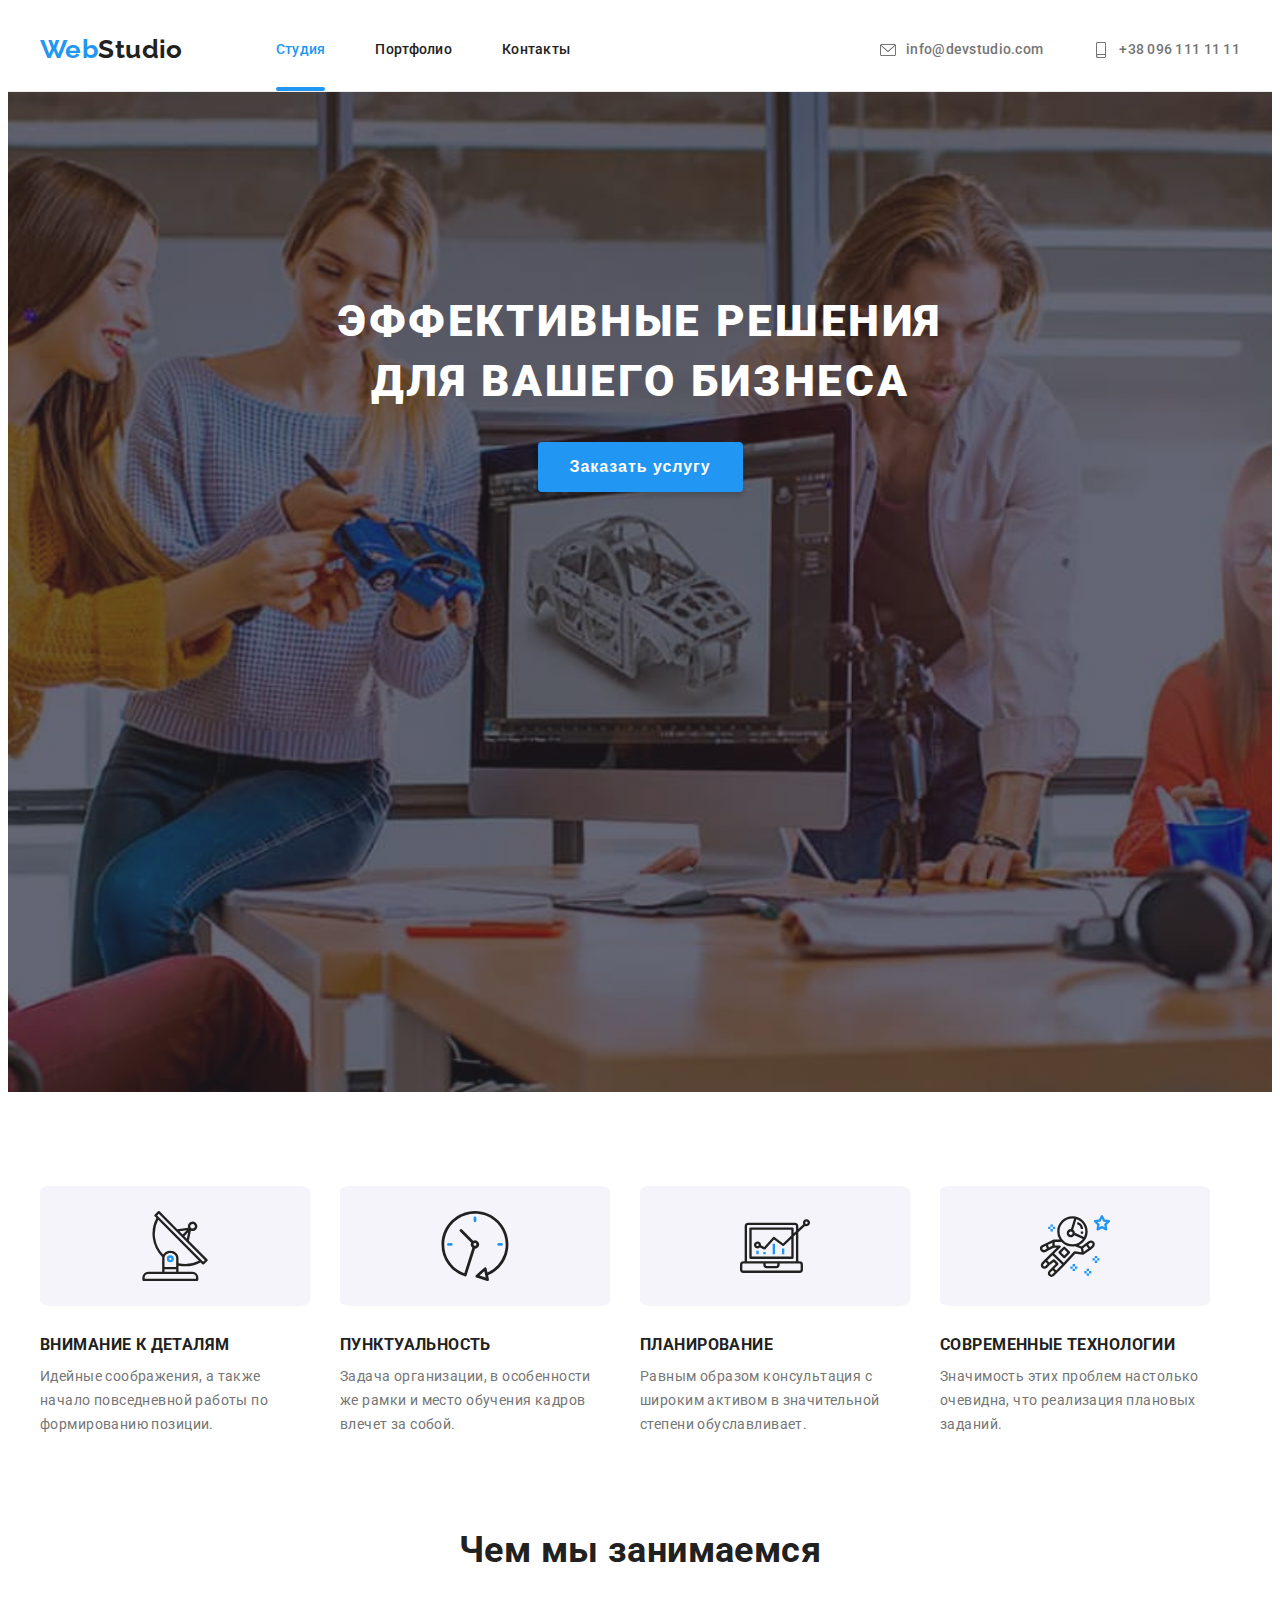
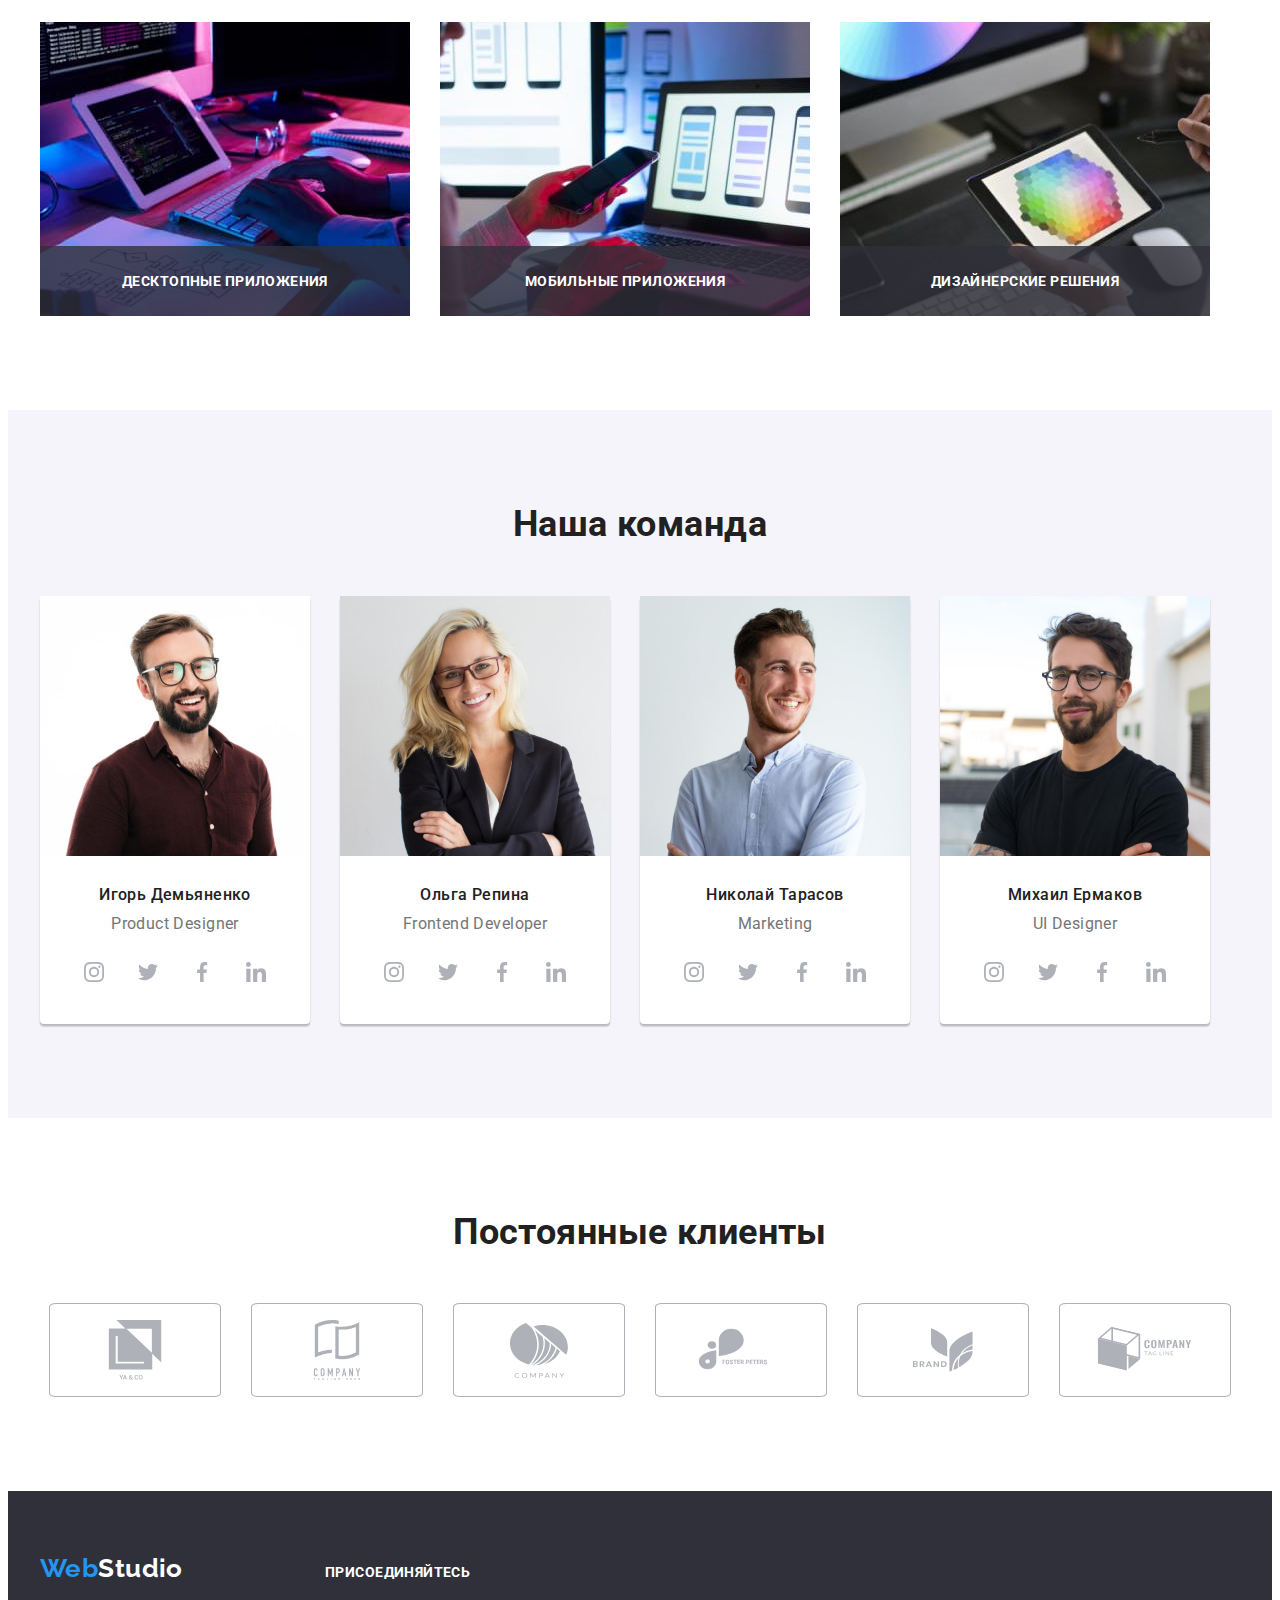
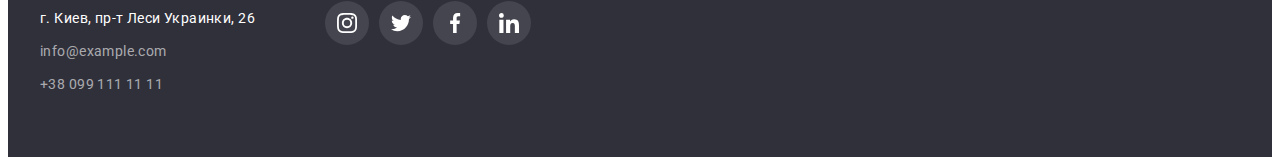
<file: index.html>
<!DOCTYPE html>
<html lang="ru">
<head>
    <meta charset="UTF-8">
    <meta http-equiv="X-UA-Compatible" content="IE=edge">
    <meta name="viewport" content="width=device-width, initial-scale=1.0">
    <link rel="preconnect" href="https://fonts.googleapis.com">
    <link rel="preconnect" href="https://fonts.gstatic.com" crossorigin>
    <link href="https://fonts.googleapis.com/css2?family=Raleway:wght@700&family=Roboto:wght@400;500;700;900&display=swap" rel="stylesheet">
    
    <title>Главная</title> 

    <link rel="stylesheet" href="https://cdnjs.cloudflare.com/ajax/libs/modern-normalize/1.0.0/modern-normalize.min.css"
        integrity="sha512-ISS7cAi1PEhQ8jnbJpJZMd29NlhNj4AWYyLOSp2CE/CsHxTCu+r+t0D2yoJudVrd0/8fTVPUVDzY5Tvli75u/g=="
        crossorigin="anonymous" />
    <link rel="stylesheet" href="./css/style.css">    
</head>
<body>
    <header class="header">
        <!--Section navigation-->
        <div class="container-header container">
            <a class="logo" 
            href="./index.html">Web<span class="dark-team">Studio</span></a>
            <nav class="navigation">
                <ul class=" navigation-list">
                    <li class="navigation-item">
                        <a  class="navigation-link navigation-link-active"
                            href="./index.html">Студия</a>
                    </li>
                    <li class="navigation-item">
                        <a  class="navigation-link"
                            href="./portfolio.html">Портфолио</a>
                    </li>
                    <li class="navigation-item">
                        <a  class="navigation-link" 
                            href="Контакты">Контакты</a>
                    </li>
                </ul>
            </nav>
            <ul class="contacts-list contacts-list-header">
                <li class="contact-item">
                    <a  class="contact-link" 
                        href="mailto:info@devstudio.com">
                        <svg class="icon-contacts" width="16" height="16">
                            <use href="./images/icons.svg#icon-envelope"></use>
                        </svg>info@devstudio.com
                    </a> 
                </li>
                <li class="contact-item">
                    
                    <a  class="contact-link" 
                        href="tel:+380961111111"><svg class="animate icon-contacts" width="16" height="20">
                            <use href="./images/icons.svg#icon-smartphone"></use>
                        </svg>+38 096 111 11 11</a>
                </li>
            </ul>
        </div>
    </header> 
    <main> 
        <!--Section hero-->
        <section class="section-hero hero-bunner">
            <div class="modal-animation container heading">
                <h1 class="heading-hero">
                    ЭФФЕКТИВНЫЕ РЕШЕНИЯ
                    ДЛЯ ВАШЕГО БИЗНЕСА</h1>
                <button class="button-hero" type="button" data-modal-open>Заказать услугу</button>
                <div class="backdrop is-hidden" data-modal>
                    <div class="modal" >
                        <p class="visually-hidden">Lorem ipsum dolor sit amet.</p>
                        <button class="close-modal" data-modal-close>
                            <svg class="close-icon"  width="18" height="18">
                                <use href="./images/icons.svg#close"></use>
                            </svg>
                        </button>
                    </div>
                </div>
            </div>
        </section>
        <!--Section peculiarities-->
        <section class="section">
            <div class="container">
                <h2 class="visually-hidden">Заголовок</h2>
                <ul class="peculiarities-list">
                    <li class="peculiarities-item icon-antenna">
                        <div class="peculiarities-thumb">
                            <svg class="peculiarities-icon">
                                <use href="./images/icons.svg#icon-antenna"></use>
                            </svg>
                        </div>
                        <h3 class="peculiarities-title">внимание к деталям</h3>
                        <p class="peculiarities-text">Идейные соображения, а также начало повседневной работы по формированию позиции.</p>
                    </li>
                    <li class="peculiarities-item icon-clock">
                        <div class="peculiarities-thumb">
                            <svg class="peculiarities-icon">
                                <use href="./images/icons.svg#icon-clock"></use>
                            </svg>
                        </div>
                        <h3 class="peculiarities-title">пунктуальность</h3>
                        <p class="peculiarities-text">
                        Задача организации, в особенности же рамки и место обучения кадров влечет за собой.
                        </p>
                    </li>
                    <li class="peculiarities-item icon-diagram">
                        <div class="peculiarities-thumb">
                            <svg class="peculiarities-icon">
                                <use href="./images/icons.svg#icon-diagram"></use>
                            </svg>
                        </div>
                        <h3 class="peculiarities-title">планирование</h3>
                        <p class="peculiarities-text">
                        Равным образом консультация с широким активом в значительной степени обуславливает.
                        </p>
                    </li>
                    <li class="peculiarities-item icon-astronaut">
                        <div class="peculiarities-thumb">
                            <svg class="peculiarities-icon">
                                <use href="./images/icons.svg#icon-astronaut"></use>
                            </svg>
                        </div>
                        <h3 class="peculiarities-title">современные технологии</h3>
                        <p class="peculiarities-text">
                        Значимость этих проблем настолько очевидна, что реализация плановых заданий.
                        </p>
                    </li>
                </ul>
            </div>
        </section>
        <!--Section our job-->
        <section class="section section-job">
            <div class="container">
                <h2 class="job-heading">Чем мы занимаемся</h2>
                <ul class="job-list">
                    <li class="job-item">
                        <div class="job-item-thumb">
                            <img src="./images/box.jpg" 
                                alt="human writing on keyboard"
                                width="370" 
                                height="300">
                            <p class="job-animation">Десктопные приложения</p>
                        </div>
                    </li>
                    <li class="job-item">
                        <div class="job-item-thumb">
                            <img src="./images/box2.jpg" 
                                alt="human looks at phone"
                                width="370" 
                                height="300">
                            <p class="job-animation">Мобильные приложения</p>
                        </div>
                    </li>
                    <li class="job-item">
                        <div class="job-item-thumb">
                            <img src="./images/box3.jpg"
                                alt="human looks into a tablet" 
                                width="370" 
                                height="300">
                            <p class="job-animation">Дизайнерские решения</p>
                        </div>
                    </li>
                </ul>
            </div>
        </section>
        <!--Section our team-->
        <section class="section section-team">
            <div class="container team"> 
                <h2 class="team-heading">Наша команда</h2>
                <ul class="team-list">
                    <li class="team-item">
                        <img src="./images/Igor.jpg" 
                            alt="Igor" 
                            width="270" 
                            height="260">
                        <div class="tumba">
                            <h3 class="team-title">Игорь Демьяненко</h3>
                            <p class="team-text">Product Designer</p>
                            <ul class="team-socials-list">
                                <li class="button-icons">
                                    <a class="team-social-link" href="#">
                                        <svg class="icon" width="20" height="20">
                                            <use href="./images/icons.svg#icon-instagram"></use>
                                        </svg>
                                    </a>
                                </li>
                                <li class="button-icons">
                                    <a class="team-social-link" href="#">
                                        <svg class="icon" width="20" height="20">
                                            <use href="./images/icons.svg#icon-twitter"></use>
                                        </svg>
                                    </a>
                                </li>
                                <li class="button-icons">
                                    <a class="team-social-link" href="#">
                                        <svg class="icon" width="20" height="20">
                                            <use href="./images/icons.svg#icon-facebook"></use>
                                        </svg>
                                    </a>
                                </li>
                                <li class="button-icons">
                                    <a class="team-social-link" href="#">
                                        <svg class="icon" width="20" height="20">
                                            <use href="./images/icons.svg#icon-linkedin"></use>
                                        </svg>
                                    </a>
                                </li>
                            </ul>
                        </div>
                    </li>
                    <li class="team-item">
                        <img src="./images/Olga.jpg" 
                            alt="Olga" width="270" 
                            height="260">
                        <div class="tumba">
                            <h3 class="team-title">Ольга Репина</h3>
                            <p class="team-text">Frontend Developer</p>
                            <ul class="team-socials-list">
                                <li class="button-icons">
                                    <a class="team-social-link" href="#">
                                        <svg class="icon" width="20" height="20">
                                            <use href="./images/icons.svg#icon-instagram"></use>
                                        </svg>
                                    </a>
                                </li>
                                <li class="button-icons">
                                    <a class="team-social-link" href="#">
                                        <svg class="icon" width="20" height="20">
                                            <use href="./images/icons.svg#icon-twitter"></use>
                                        </svg>
                                    </a>
                                </li>
                                <li class="button-icons">
                                    <a class="team-social-link" href="#">
                                        <svg class="icon" width="20" height="20">
                                            <use href="./images/icons.svg#icon-facebook"></use>
                                        </svg>
                                    </a>
                                </li>
                                <li class="button-icons">
                                    <a class="team-social-link" href="#">
                                        <svg class="icon" width="20" height="20">
                                            <use href="./images/icons.svg#icon-linkedin"></use>
                                        </svg>
                                    </a>
                                </li>
                            </ul>
                        </div>
                    </li>
                    <li class="team-item">
                        <img src="./images/Nilokay.jpg" 
                            alt="Nikolay" 
                            width="270" 
                            height="260">
                        <div class="tumba">
                            <h3 class="team-title">Николай Тарасов</h3>
                            <p class="team-text">Marketing</p>
                            <ul class="team-socials-list">
                                <li class="button-icons">
                                    <a class="team-social-link" href="#">
                                        <svg class="icon" width="20" height="20">
                                            <use href="./images/icons.svg#icon-instagram"></use>
                                        </svg>
                                    </a>
                                </li>
                                <li class="button-icons">
                                    <a class="team-social-link" href="#">
                                        <svg class="icon" width="20" height="20">
                                            <use href="./images/icons.svg#icon-twitter"></use>
                                        </svg>
                                    </a>
                                </li>
                                <li class="button-icons">
                                    <a class="team-social-link" href="#">
                                        <svg class="icon" width="20" height="20">
                                            <use href="./images/icons.svg#icon-facebook"></use>
                                        </svg>
                                    </a>
                                </li>
                                <li class="button-icons">
                                    <a class="team-social-link" href="#">
                                        <svg class="icon" width="20" height="20">
                                            <use href="./images/icons.svg#icon-linkedin"></use>
                                        </svg>
                                    </a>
                                </li>
                            </ul>
                        </div>
                    </li>
                    <li class="team-item">
                        <img src="./images/Mikhail.jpg" 
                            alt="Mikhail" 
                            width="270" 
                            height="260">
                        <div class="tumba">                        
                            <h3 class="team-title">Михаил Ермаков</h3>
                            <p class="team-text">UI Designer</p>
                            <ul class="team-socials-list">
                                <li class="button-icons">
                                    <a class="team-social-link" href="#">
                                        <svg class="icon" width="20" height="20">
                                            <use href="./images/icons.svg#icon-instagram"></use>
                                        </svg>
                                    </a>
                                </li>   
                                <li class="button-icons">
                                    <a class="team-social-link" href="#">
                                        <svg class="icon" width="20" height="20">
                                            <use href="./images/icons.svg#icon-twitter"></use>
                                        </svg>
                                    </a>
                                </li>
                                <li class="button-icons">
                                    <a class="team-social-link" href="#">
                                        <svg class="icon" width="20" height="20">
                                            <use href="./images/icons.svg#icon-facebook"></use>
                                        </svg>
                                    </a>
                                </li>
                                <li class="button-icons">
                                    <a class="team-social-link" href="#">
                                        <svg class="icon" width="20" height="20">
                                            <use href="./images/icons.svg#icon-linkedin"></use>
                                        </svg>
                                    </a>
                                </li>
                            </ul>
                        </div>
                    </li>
                </ul>
            </div>
        </section>
        <!--Section our clients-->
        <section class="section">
            <div class="container clients">
            <h2 class="clients-heading">Постоянные клиенты</h2>
            <ul class="clients-list">
                <li class="clients-item">
                    <a class="clients-social-link" href="#">
                        <svg class="clients-icon" width="106" height="60">
                            <use href="./images/icons.svg#icon-Logo1"></use>
                        </svg>
                    </a>
                </li>
                <li class="clients-item">
                    <a class="clients-social-link" href="#">
                        <svg class="clients-icon" width="106" height="60">
                            <use href="./images/icons.svg#icon-Logo2"></use>
                        </svg>
                    </a>
                </li>
                <li class="clients-item">
                    <a class="clients-social-link" href="#">
                        <svg class="clients-icon" width="106" height="60">
                            <use href="./images/icons.svg#icon-Logo3"></use>
                        </svg>
                    </a>
                </li>
                <li class="clients-item">
                    <a class="clients-social-link" href="#">
                        <svg class="clients-icon" width="106" height="60">
                            <use href="./images/icons.svg#icon-Logo4"></use>
                        </svg>
                    </a>
                </li>
                <li class="clients-item">
                    <a class="clients-social-link" href="#">
                        <svg class="clients-icon" width="106" height="60">
                            <use href="./images/icons.svg#icon-Logo5"></use>
                        </svg>
                    </a>
                </li>
                <li class="clients-item">
                    <a class="clients-social-link" href="#">
                        <svg class="clients-icon" width="106" height="60">
                            <use href="./images/icons.svg#icon-Logo6"></use>
                        </svg>
                    </a>
                </li>
            </ul>
            </div>
        </section>
    </main>
    <footer class="">
        <!--Section contacts-->
        <section class="container container-footer">
            <div class="">
                <a  class="logo-footer" 
                    href="./index.html">Web<span class="white-team">Studio</span></a>
                <address class="address">
                    <ul class="contacts-list-footer">
                        <li class="contact-item-footer">
                            <a  class="contact-item-adress"
                                href="https://goo.gl/maps/y6xnHyguMe7NYzZM8" 
                                target="_blank" rel="noopener nofollow noreferrer">
                                г. Киев, пр-т Леси Украинки, 26</a>
                        </li>
                        <li class="contact-item-footer">
                            <a  class="contact-link-footer"
                                href="mailto:infoclass=">info@example.com</a>
                        </li>
                        <li class="contact-item-footer">
                            <a  class="contact-link-footer"
                                href="tel:+380991111111">+38 099 111 11 11</a>
                        </li>
                    </ul>
                </address>
            </div>
            <div class="footer-social">
                <h3 class="social-heading-footer">присоединяйтесь</h3>
                <ul class="footer-socials-list">
                    <li class="footer-socials-item">
                        <a class="animate footer-social-link" href="#">
                            <svg class="footer-icon" width="20" height="20">
                                <use href="./images/icons.svg#icon-instagram"></use>
                            </svg>
                        </a>
                    </li>
                    <li class="footer-socials-item">
                        <a class="animate footer-social-link" href="#">
                            <svg class="footer-icon" width="20" height="20">
                                <use href="./images/icons.svg#icon-twitter"></use>
                            </svg>
                        </a>
                    </li>
                    <li class="footer-socials-item">
                        <a class="animate footer-social-link" href="#">
                            <svg class="footer-icon" width="20" height="20">
                                <use href="./images/icons.svg#icon-facebook"></use>
                            </svg>
                        </a>
                    </li>
                    <li class="footer-socials-item">
                        <a class="animate footer-social-link" href="#">
                            <svg class="footer-icon" width="20" height="20">
                                <use href="./images/icons.svg#icon-linkedin"></use>
                            </svg>
                        </a>
                    </li>
                </ul>
            </div>
        </section>
    </footer>
    <script src="./JS/modal.js"></script>
</body>
</html>
</file>
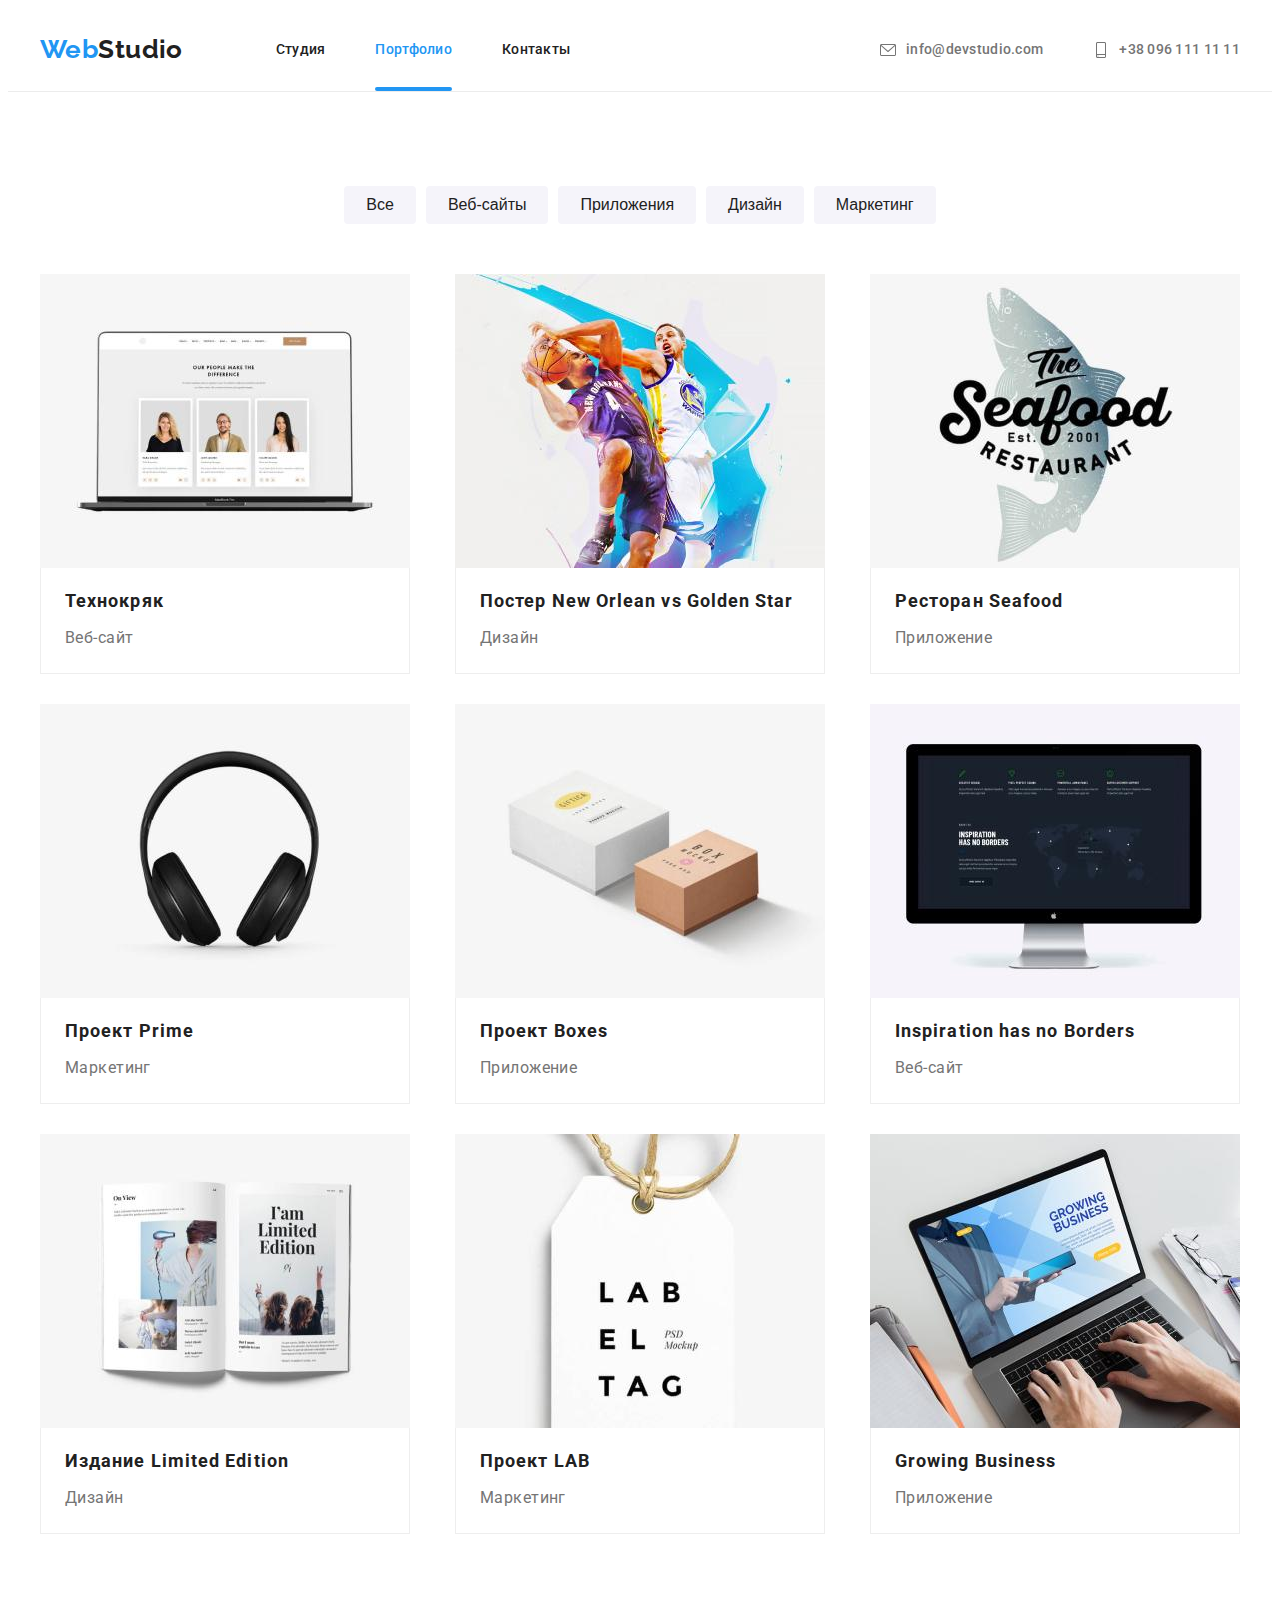
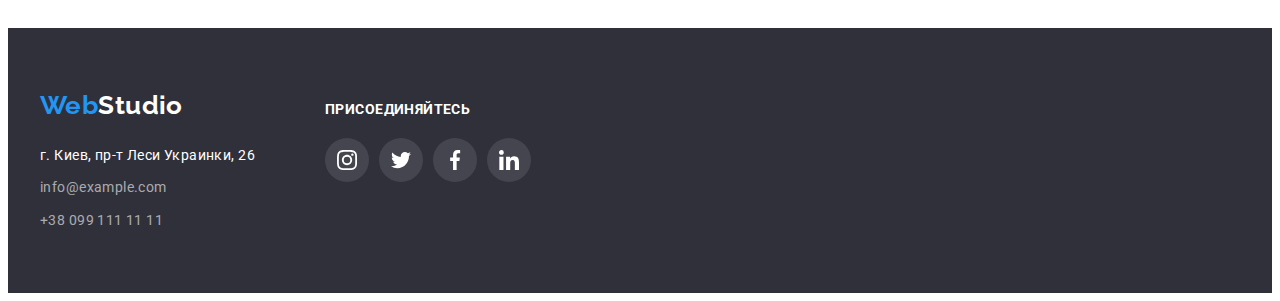
<file: portfolio.html>
<!DOCTYPE html>
<html lang="en">
<head>
    <meta charset="UTF-8">
    <meta http-equiv="X-UA-Compatible" content="IE=edge">
    <meta name="viewport" content="width=device-width, initial-scale=1.0">
    <link rel="preconnect" href="https://fonts.googleapis.com">
    <link rel="preconnect" href="https://fonts.gstatic.com" crossorigin>
    <link href="https://fonts.googleapis.com/css2?family=Raleway:wght@700&family=Roboto:wght@400;500;700;900&display=swap"
        rel="stylesheet">    
    <title>Портфолио</title>
    <link rel="stylesheet" href="https://cdnjs.cloudflare.com/ajax/libs/modern-normalize/1.0.0/modern-normalize.min.css"
        integrity="sha512-ISS7cAi1PEhQ8jnbJpJZMd29NlhNj4AWYyLOSp2CE/CsHxTCu+r+t0D2yoJudVrd0/8fTVPUVDzY5Tvli75u/g=="
        crossorigin="anonymous" />
    <link rel="stylesheet" href="./css/style.css">
</head>
<body>
    <header class="header">
        <!--Section navigation-->
        <div class="container container-header">
            <a class="logo" href="./index.html">Web<span class="dark-team">Studio</span></a>
            <nav class="navigation">
                <ul class="navigation-list">
                    <li class="navigation-item">
                        <a class="animate navigation-link" href="./index.html">Студия</a>
                    </li>
                    <li class="navigation-item">
                        <a class="animate navigation-link navigation-link-active" href="./portfolio.html">Портфолио</a>
                    </li>
                    <li class="navigation-item">
                        <a class="animate navigation-link" href="Контакты">Контакты</a>
                    </li>
                </ul>
            </nav>
            <ul class="contacts-list contacts-list-header">
                <li class="contact-item">
                    <a class="animate contact-link" href="mailto:info@devstudio.com">
                        <svg class="animate icon-contacts" width="16" height="16">
                            <use href="./images/icons.svg#icon-envelope"></use>
                        </svg>info@devstudio.com
                    </a>
                </li>
                <li class="contact-item">
            
                    <a class="animate contact-link" href="tel:+380961111111"><svg class="icon-contacts" width="16" height="20">
                            <use href="./images/icons.svg#icon-smartphone"></use>
                        </svg>+38 096 111 11 11</a>
                </li>
            </ul>
        </div>
    </header>
    <main class="">
        <!--Section portfolio-->
        <section class="section">
            <div class="container portfolio">
                <h1 class="visually-hidden">Портфолио</h1>
                <ul class="button-list">
                    <li class="button-item">
                        <button class="button" type="button">Все</button>
                    </li>
                    <li class="button-item">
                        <button class="button" type="button">Веб-сайты</button>
                    </li>
                    <li class="button-item">
                        <button class="button" type="button">Приложения</button>
                    </li>
                    <li class="button-item">
                        <button class="button" type="button">Дизайн</button>
                    </li>
                    <li class="button-item">
                        <button class="button" type="button">Маркетинг</button>
                    </li>
                </ul>   
                <ul class="portfolio-list">
                    <li class="portfolio-item">
                        <a class="portfolio-items-hover" href="#">
                            <div class="portfolio-animation">
                                <img src="./images/portfolio_img_1.jpg" alt="laptop" width="370" height="300">
                                <div class="animation-text">
                                    <p class="animation-paragraph">Технокряк это современная площадка распространения коронавируса. Компании используют эту платформу для цифрового
                                    шпионажа и атак на защищённые сервера конкурентов.</p>
                                </div>
                            </div>
                            <div class="tumba-portfolio">
                            <h2 class="portfolio-titel">Технокряк</h2>
                            <p class="portfolio-text">Веб-сайт</p>
                            </div>
                        </a>
                    </li>
                    <li class="portfolio-item">
                        <a class="portfolio-items-hover" href="#">
                            <div class="portfolio-animation">
                                <img src="./images/portfolio_img_2.jpg" alt="basketball picture" width="370" height="300">
                                <div class="animation-text">
                                    <p class="animation-paragraph">Технокряк это современная площадка распространения коронавируса. Компании используют эту платформу для цифрового
                                    шпионажа и атак на защищённые сервера конкурентов.</p>
                                </div>
                            </div>
                            <div class="tumba-portfolio">
                            <h2 class="portfolio-titel">Постер New Orlean vs Golden Star</h2>
                            <p class="portfolio-text">Дизайн</p>
                            </div>
                        </a>
                    </li>
                    <li class="portfolio-item">
                        <a class="portfolio-items-hover" href="#">
                            <div class="portfolio-animation">
                                <img src="./images/portfolio_img_3.jpg" alt="logo sea food restaurant" width="370" height="300">
                                <div class="animation-text">
                                    <p class="animation-paragraph">Технокряк это современная площадка распространения коронавируса. Компании используют эту платформу для цифрового
                                    шпионажа и атак на защищённые сервера конкурентов.</p>
                                </div>
                            </div>
                            <div class="tumba-portfolio">
                            <h2 class="portfolio-titel">Ресторан Seafood</h2>
                            <p class="portfolio-text">Приложение</p>
                            </div>
                        </a>
                    </li>
                    <li class="portfolio-item">
                        <a class="portfolio-items-hover" href="#">
                            <div class="portfolio-animation">
                                <img src="./images/portfolio_img_4.jpg" alt="headphones" width="370" height="300">
                                <div class="animation-text">
                                    <p class="animation-paragraph">Технокряк это современная площадка распространения коронавируса. Компании используют эту платформу для цифрового
                                    шпионажа и атак на защищённые сервера конкурентов.</p>
                                </div>
                            </div>
                            <div class="tumba-portfolio">
                            <h2 class="portfolio-titel">Проект Prime</h2>
                            <p class="portfolio-text">Маркетинг</p>
                            </div>
                        </a>
                    </li>
                    <li class="portfolio-item">
                        <a class="portfolio-items-hover" href="#">
                            <div class="portfolio-animation">
                                <img src="./images/portfolio_img_5.jpg" alt="white and orange boxes" width="370" height="300">
                                <div class="animation-text">
                                    <p class="animation-paragraph">Технокряк это современная площадка распространения коронавируса. Компании используют эту платформу для цифрового
                                    шпионажа и атак на защищённые сервера конкурентов.</p>
                                </div>
                            </div>
                            <div class="tumba-portfolio">
                            <h2 class="portfolio-titel">Проект Boxes</h2>
                            <p class="portfolio-text">Приложение</p>
                            </div>
                        </a>
                    </li>
                    <li class="portfolio-item">
                        <a class="portfolio-items-hover" href="#">
                            <div class="portfolio-animation">
                                <img src="./images/portfolio_img_6.jpg" alt="monitor whis web-site" width="370" height="300">
                                <div class="animation-text">
                                    <p class="animation-paragraph">Технокряк это современная площадка распространения коронавируса. Компании используют эту платформу для цифрового
                                    шпионажа и атак на защищённые сервера конкурентов.</p>
                                </div>
                            </div>
                            <div class="tumba-portfolio">
                            <h2 class="portfolio-titel">Inspiration has no Borders</h2>
                            <p class="portfolio-text">Веб-сайт</p>
                            </div>
                        </a>
                    </li>
                    <li class="portfolio-item">
                        <a class="portfolio-items-hover" href="#">
                            <div class="portfolio-animation">
                                <img src="./images/portfolio_img_7.jpg" alt="design of a book " width="370" height="300">
                                <div class="animation-text">
                                    <p class="animation-paragraph">Технокряк это современная площадка распространения коронавируса. Компании используют эту платформу для цифрового
                                    шпионажа и атак на защищённые сервера конкурентов.</p>
                                </div>
                            </div>
                            <div class="tumba-portfolio">
                            <h2 class="portfolio-titel">Издание Limited Edition</h2>
                            <p class="portfolio-text">Дизайн</p>
                            </div>
                        </a>
                    </li>
                    <li class="portfolio-item">
                        <a class="portfolio-items-hover" href="#">
                            <div class="portfolio-animation">
                                <img src="./images/portfolio_img_8.jpg" alt="logo LAB" width="370" height="300">
                                <div class="animation-text">
                                    <p class="animation-paragraph">Технокряк это современная площадка распространения коронавируса. Компании используют эту платформу для цифрового
                                    шпионажа и атак на защищённые сервера конкурентов.</p>
                                </div>
                            </div>
                            <div class="tumba-portfolio">
                            <h2 class="portfolio-titel">Проект LAB</h2>
                            <p class="portfolio-text">Маркетинг</p>
                            </div>
                        </a>
                    </li>
                    <li class="portfolio-item">
                        <a class="portfolio-items-hover" href="#">
                            <div class="portfolio-animation">
                                <img src="./images/portfolio_img_9.jpg" alt="human write on a laptop" width="370" height="300"> 
                                <div class="animation-text">
                                    <p class="animation-paragraph">Технокряк это современная площадка распространения коронавируса. Компании используют эту платформу для цифрового
                                    шпионажа и атак на защищённые сервера конкурентов.</p>
                                </div> 
                            </div>
                            <div class="tumba-portfolio">
                            <h2 class="portfolio-titel">Growing Business</h2>
                            <p class="portfolio-text">Приложение</p>
                            </div>
                        </a>
                    </li>
                </ul>
            </div>
        </section>
    </main>
    <footer class="">
        <!--Section contacts-->
        <section class="container container-footer">
                <div class="">
                    <a  class="logo-footer" href="./index.html">Web<span class="white-team">Studio</span></a>
            <address class="address">
                <ul class="contacts-list-footer">
                    <li class="contact-item-footer">
                        <a class="animate contact-item-adress" href="https://goo.gl/maps/y6xnHyguMe7NYzZM8" target="_blank"
                            rel="noopener nofollow noreferrer">
                            г. Киев, пр-т Леси Украинки, 26</a>
                    </li>
                    <li class="contact-item-footer">
                        <a class="animate contact-link-footer" href="mailto:infoclass=">info@example.com</a>
                    </li>
                    <li class="contact-item-footer">
                        <a class="animate contact-link-footer" href="tel:+380991111111">+38 099 111 11 11</a>
                    </li>
                </ul>
            </address>
            </div>
            <div class="footer-social">
                <h3 class="social-heading-footer">присоединяйтесь</h3>
                <ul class="footer-socials-list">
                    <li class="footer-socials-item">
                        <a class="animate footer-social-link" href="#">
                            <svg class="footer-icon" width="20" height="20">
                                <use href="./images/icons.svg#icon-instagram"></use>
                            </svg>
                        </a>
                    </li>
                    <li class="footer-socials-item">
                        <a class="animate footer-social-link" href="#">
                            <svg class="footer-icon" width="20" height="20">
                                <use href="./images/icons.svg#icon-twitter"></use>
                            </svg>
                        </a>
                    </li>
                    <li class="footer-socials-item">
                        <a class="animate footer-social-link" href="#">
                            <svg class="footer-icon" width="20" height="20">
                                <use href="./images/icons.svg#icon-facebook"></use>
                            </svg>
                        </a>
                    </li>
                    <li class="footer-socials-item">
                        <a class="animate footer-social-link" href="#">
                            <svg class="footer-icon" width="20" height="20">
                                <use href="./images/icons.svg#icon-linkedin"></use>
                            </svg>
                        </a>
                    </li>
                </ul>
            </div>
        </section>
    </footer>
</body>
</html>
</file>
<file: css/style.css>
:root {
  --first-color: #212121;
  --second-color: #757575;
  --third-color: #2196f3;
  --icon-backdround: #f5f4fa;
}

body {
  font-family: Roboto, sans-serif;
  letter-spacing: 0.03em;
  font-size: 14px;
}

header {
  height: 83px;
}

h1,
h2,
h3,
p,
ul {
  padding: 0;
  margin: 0;
  list-style: none;
}

h2 {
  font-weight: 700;
  font-size: 36px;
  line-height: 1.16;
  color: var(--first-color);
}

a {
  text-decoration: none;
}
img {
  display: block;
  max-width: 100%;
  height: auto;
}

.logo,
.dark-team,
.white-team,
.logo-footer {
  font-family: Raleway;
  font-weight: 700;
  font-size: 26px;
  line-height: 1.38;
  text-decoration: none;
}

.logo {
  padding: 24px 0;
  color: var(--third-color);
}

.logo-footer {
  color: var(--third-color);
}

.dark-team {
  color: var(--first-color);
}

.white-team {
  color: #ffffff;
}

.navigation-link {
  height: 100%;
  display: flex;
  align-items: center;
  position: relative;
}

.navigation-link,
.contact-link {
  font-weight: 500;
  line-height: 1.14;
  letter-spacing: 0.02em;
  text-decoration: none;
  transition: color 250ms cubic-bezier(0.4, 0, 0.2, 1);
}

.navigation-link {
  color: var(--first-color);
}

.navigation-link-active {
  color: var(--third-color);
}

.navigation-link-active::after {
  content: "";
  position: absolute;
  height: 4px;
  border-radius: 2px;
  width: 100%;
  bottom: 0;
  left: 0;
  background: var(--third-color);
}

.contact-link {
  color: var(--second-color);
}
.contact-item-adress:focus,
.contact-link-footer:focus,
.contact-item-adress:hover,
.contact-link-footer:hover,
.navigation-link:focus,
.navigation-link:hover,
.contact-link:focus,
.contact-link:hover {
  color: var(--third-color);
}

.heading-hero {
  font-weight: 900;
  font-size: 44px;
  line-height: 1.36;
  letter-spacing: 0.06em;
  text-transform: uppercase;
  width: 696px;
  margin: 0 auto;
  text-align: center;
  color: #fff;
}

.button-hero {
  font-weight: 700;
  font-size: 16px;
  line-height: 1.87;
  align-items: center;
  text-align: center;
  letter-spacing: 0.06em;
  cursor: pointer;
  min-width: 200px;
  margin: 0 auto;
  margin-top: 30px;
  padding: 10px 29px;
  display: block;
  padding: 10px 32px;
  box-shadow: 0px 4px 4px rgba(0, 0, 0, 0.15);
  border: none;
  border-radius: 4px;
  color: #fff;
  background-color: var(--third-color);
}

.peculiarities-title {
  font-weight: 700;
  line-height: 1.14;
  text-transform: uppercase;
  color: var(--first-color);
}

.team-title {
  font-weight: 500;
  font-size: 16px;
  line-height: 1.18;
  color: var(--first-color);
}

.peculiarities-text,
.team-text,
.portfolio-text {
  color: var(--second-color);
}

.peculiarities-text {
  line-height: 1.71;
  max-width: 270px;
}

.team-text {
  font-weight: 400;
  font-size: 16px;
  line-height: 1.18;
}

.section-contacts {
  background-color: #2f303a;
}

.address {
  font-style: normal;
  font-weight: 400;
  line-height: 1.71;
  text-decoration: none;
  margin-top: 20px;
}

.contact-item-adress {
  color: #fff;
  transition: color 250ms cubic-bezier(0.4, 0, 0.2, 1);
}

.contact-link-footer {
  font-weight: 400;
  line-height: 1.71;
  color: rgba(255, 255, 255, 0.6);
  transition: color 250ms cubic-bezier(0.4, 0, 0.2, 1);
}

.social-heading-footer {
  font-weight: 700;
  font-size: 14px;
  line-height: 1.14;
  text-transform: uppercase;
  color: #ffffff;
}

.button {
  font-weight: 500;
  font-size: 16px;
  line-height: 1.62;
  text-align: center;
  border: none;
  margin: 0;
  border-radius: 4px;
  padding: 6px 22px;
  cursor: pointer;
  color: var(--first-color);
  background: #f5f4fa;
  transition: color 250ms cubic-bezier(0.4, 0, 0.2, 1),
    background-color 250ms cubic-bezier(0.4, 0, 0.2, 1),
    box-shadow 250ms cubic-bezier(0.4, 0, 0.2, 1);
}

.button:hover,
.button:focus {
  background-color: var(--third-color);
  color: #fff;
  box-shadow: 0px 3px 1px rgba(0, 0, 0, 0.1), 0px 1px 2px rgba(0, 0, 0, 0.08),
    0px 2px 2px rgba(0, 0, 0, 0.12);
}

.button-list {
  display: flex;
}
.portfolio-titel {
  font-weight: 700;
  font-size: 18px;
  line-height: 2;
  margin-bottom: 4px;
  letter-spacing: 0.06em;
}

.portfolio-text {
  font-weight: 400;
  font-size: 16px;
  line-height: 1.87;
}

.visually-hidden {
  position: absolute;
  clip: rect(0 0 0 0);
  width: 1px;
  height: 1px;
  margin: -1px;
}

/*Болоки*/

.container {
  width: 1200px;
  margin: 0 auto;
  padding: 0 15px;
}
.section {
  padding: 94px 0;
}

.header {
  border-bottom-width: 1px;
  border-bottom-style: solid;
  border-bottom-color: #ececec;
}

.container-header {
  display: flex;
  align-items: center;
  height: 83px;
}

.navigation {
  margin-left: 93px;
  height: 100%;
}

.navigation-list {
  display: flex;
  height: 100%;
}

.navigation-item:not(:last-child) {
  margin-right: 50px;
}

.navigation-item {
  display: flex;
  align-items: center;
  justify-content: center;
  position: relative;
}

.contacts-list {
  display: flex;
  align-items: center;
  margin-left: auto;
}

.contact-item:not(:last-child) {
  margin-right: 50px;
}

.section-hero {
  background-color: #c4c4c4;
  padding: 200px 0;
  position: relative;
  z-index: 2;
}

.peculiarities-list {
  display: flex;
}

.peculiarities-item:not(:last-child) {
  margin-right: 30px;
}

.peculiarities-title {
  box-sizing: content-box;
  margin-bottom: 10px;
}

.section-job {
  padding-top: 0;
}

.job-list {
  margin-top: 50px;
  display: flex;
}

.job-item:not(:last-child) {
  margin-right: 30px;
}

.section-team {
  background: #f5f4fa;
}

.job-heading,
.team-heading,
.clients-heading {
  font-weight: 700;
  font-size: 36px;
  line-height: 1.16;
  margin: 0;
  text-align: center;
}

.team-list {
  display: flex;
  flex-wrap: wrap;
  margin-top: 50px;
}

.clients-list {
  display: flex;
}

.team-title {
  margin-bottom: 10px;
}
.tumba {
  padding: 30px 0;
}

.team-item:not(:last-child) {
  margin-right: 30px;
}

.team-item {
  background-color: #ffffff;
  border-radius: 4px;
  box-shadow: 0px 3px 1px rgba(0, 0, 0, 0.1), 0px 1px 2px rgba(0, 0, 0, 0.08),
    0px 2px 2px rgba(0, 0, 0, 0.12);
  text-align: center;
}

footer {
  background-color: #2f303a;
  padding: 60px 0;
}

.contacts-list-footer {
  display: block;
  align-items: center;
}

.contact-item-footer:not(:last-child) {
  margin-bottom: 9px;
}

.footer-social {
  display: block;
}

.button-list {
  justify-content: center;
}

.button-item:not(:last-child) {
  margin-right: 10px;
}

.portfolio-list {
  margin-top: 50px;
  display: flex;
  flex-wrap: wrap;
  align-items: center;
  justify-content: space-between;
}

.portfolio-item:nth-child(-n + 6) {
  margin-bottom: 30px;
}

.tumba-portfolio {
  margin-top: -5px;
  padding: 20px 24px;
  border-right: 1px solid #eeeeee;
  border-bottom: 1px solid #eeeeee;
  border-left: 1px solid #eeeeee;
  background: #ffffff;
}

.hero-bunner {
  max-width: 1600px;
  height: 600px;
  margin-left: auto;
  margin-right: auto;
  background-image: linear-gradient(
      to left,
      rgba(47, 48, 58, 0.4),
      rgba(47, 48, 58, 0.4)
    ),
    url(../images/hero-baner.jpg);
  background-repeat: no-repeat;
  background-position: center;
  background-size: cover;
}

/*Спрайты*/

.peculiarities-thumb {
  height: 120px;
  margin-bottom: 30px;
  border-radius: 4%;
  display: flex;
  justify-content: center;
  align-items: center;
  background-color: var(--icon-backdround);
}

.peculiarities-icon {
  width: 70px;
  height: 70px;
}

.team-socials-list {
  display: flex;
  justify-content: center;
  align-items: center;
  margin-top: 16px;
}

.button-icons {
  padding: 0;
  border: none;
  background-color: #fff;
  align-items: center;
}

.team-social-link {
  display: flex;
  width: 44px;
  height: 44px;
  align-items: center;
  justify-content: center;
  border-radius: 50%;
  transition: background-color 250ms cubic-bezier(0.4, 0, 0.2, 1);
}

.team-social-link:hover,
.team-social-link:focus {
  background-color: var(--third-color);
}

.team-social-link:hover .icon,
.team-social-link:focus .icon {
  fill: #fff;
}

.button-icons:not(:last-child) {
  margin-right: 10px;
}

.icon,
.clients-icon {
  fill: #afb1b8;
}
.clients-list {
  display: flex;
  justify-content: center;
  align-items: center;
  margin-top: 50px;
}

.clients-item {
  padding: 0;
  border-radius: 4%;
  align-items: center;
}

.clients-item:not(:last-child) {
  margin-right: 30px;
}

.clients-social-link {
  display: flex;
  width: 170px;
  height: 92px;
  align-items: center;
  justify-content: center;
  border: 1px solid #afb1b8;
  border-radius: 4%;
  transition: border-color 250ms cubic-bezier(0.4, 0, 0.2, 1);
}

.clients-social-link:hover,
.clients-social-link:focus {
  border-color: var(--third-color);
}

.clients-social-link:hover .clients-icon,
.clients-social-link:focus .clients-icon {
  fill: var(--third-color);
}

.contact-link {
  display: flex;
  align-items: center;
}
.contact-item {
  padding: 0;
}
.icon-contacts {
  margin-right: 10px;
  fill: var(--second-color);
}

.contact-link:hover .icon-contacts,
.contact-link:focus .icon-contacts {
  fill: var(--third-color);
}

.container-footer {
  display: flex;
  align-items: baseline;
}

.footer-social {
  margin-left: 70px;
}

.footer-socials-list {
  display: flex;
  align-items: center;
  justify-content: center;
  margin-top: 20px;
  position: relative;
}

.footer-socials-item {
  padding: 0;
  align-items: center;
  border-radius: 50%;
  background: rgba(255, 255, 255, 10%);
}

.footer-social-link:hover,
.footer-social-link:focus {
  background: var(--third-color);
}

.footer-socials-item:not(last-child) {
  margin-right: 10px;
}

.footer-social-link {
  display: flex;
  width: 44px;
  height: 44px;
  align-items: center;
  justify-content: center;
  border-radius: 50%;
  transition: background 250ms cubic-bezier(0.4, 0, 0.2, 1);
}

.footer-icon {
  fill: #fff;
}

.portfolio-items-hover {
  display: block;
}

.portfolio-items-hover:hover,
.portfolio-items-hover:focus {
  box-shadow: 0px 1px 1px rgba(0, 0, 0, 0.12), 0px 4px 4px rgba(0, 0, 0, 0.06),
    1px 4px 6px rgba(0, 0, 0, 0.16);
}

/*Анимации*/

.modal-animation {
  position: relative;
}

.backdrop {
  top: 0;
  left: 0;
  width: 100%;
  height: 100%;
  background: rgba(0, 0, 0, 0.2);
  position: fixed;
  opacity: 1;
  transition: opacity 250ms cubic-bezier(0.4, 0, 0.2, 1);
}

.is-hidden {
  visibility: hidden;
  opacity: 0;
  pointer-events: none;
}

.is-hidden .modal {
  transform: translateY(200%) scale(2);
}

.modal {
  position: absolute;
  min-width: 528px;
  min-height: 581px;
  background: #ffffff;
  border-radius: 4px;
  top: 50%;
  left: 50%;
  box-shadow: 0px 1px 3px rgba(0, 0, 0, 0.12), 0px 1px 1px rgba(0, 0, 0, 0.14),
    0px 2px 1px rgba(0, 0, 0, 0.2);
  transform: translate(-50%, -50%) scale(1);
  transition: transform 250ms cubic-bezier(0.4, 0, 0.2, 1);
}

.close-modal {
  position: absolute;
  width: 30px;
  height: 30px;
  border-width: 1px;
  border-radius: 50%;
  border-color: rgba(0, 0, 0, 0.1);
  background-color: #fff;
  margin: 0;
  top: 8px;
  right: 8px;
  display: flex;
  align-items: center;
  justify-content: center;
}

.job-item-thumb {
  position: relative;
}

.job-animation {
  display: flex;
  font-weight: 700;
  line-height: 1.14px;
  align-items: center;
  justify-content: center;
  text-transform: uppercase;
  position: absolute;
  bottom: 0;
  left: 0;
  right: 0;
  height: 70px;
  color: #ffffff;
  background: rgba(47, 48, 58, 0.8);
}

.portfolio-animation {
  position: relative;
  overflow: hidden;
  display: block;
}

.animation-text {
  position: absolute;
  bottom: 0;
  display: flex;
  flex-wrap: wrap;
  align-items: center;
  justify-content: center;
  transform: translateY(+100%);
  transition: transform 250ms cubic-bezier(0.4, 0, 0.2, 1);
  width: 100%;
  height: 100%;
  padding: 63px 24px;
  background-color: rgba(33, 150, 243, 0.9);
}

.animation-paragraph {
  font-weight: normal;
  font-size: 18px;
  line-height: 1.56;
  color: #ffffff;
}

.portfolio-items-hover:hover .animation-text,
.portfolio-items-hover:focus .animation-text {
  transform: translateY(0%);
}
</file>
